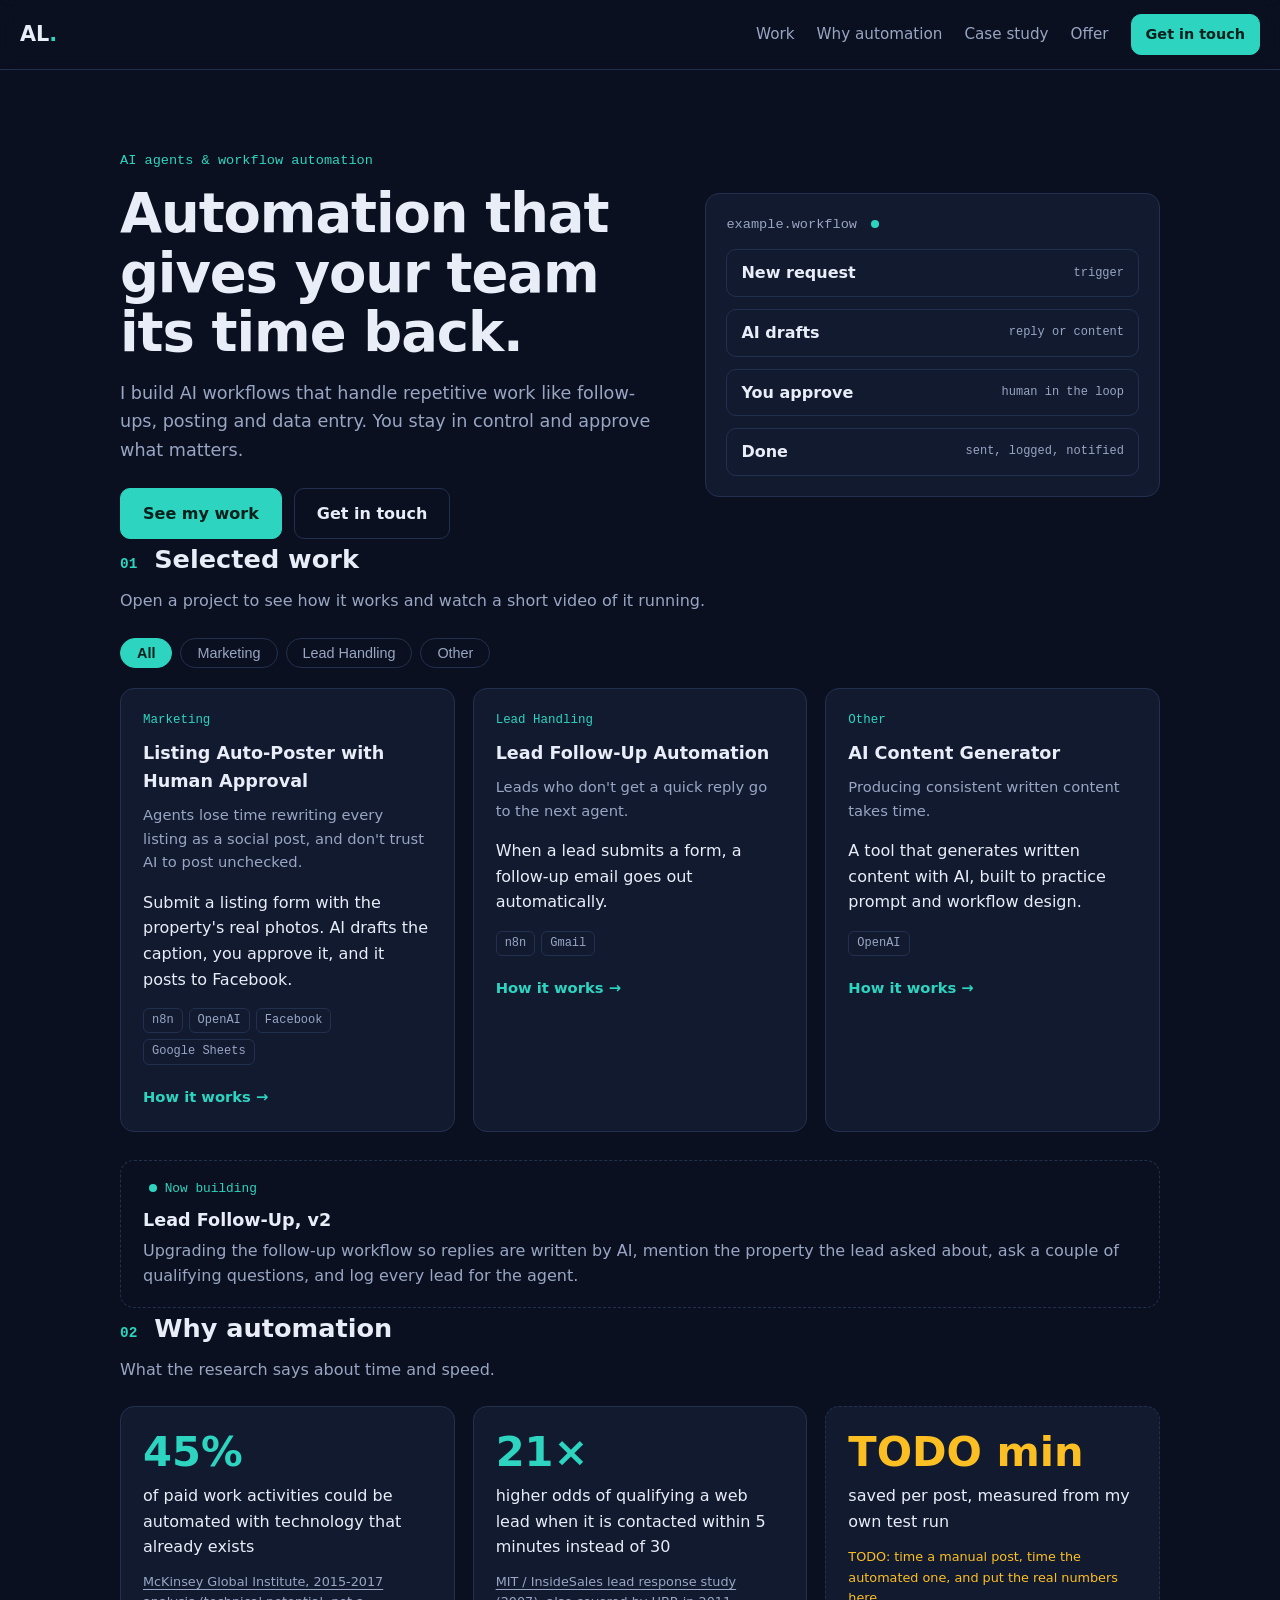
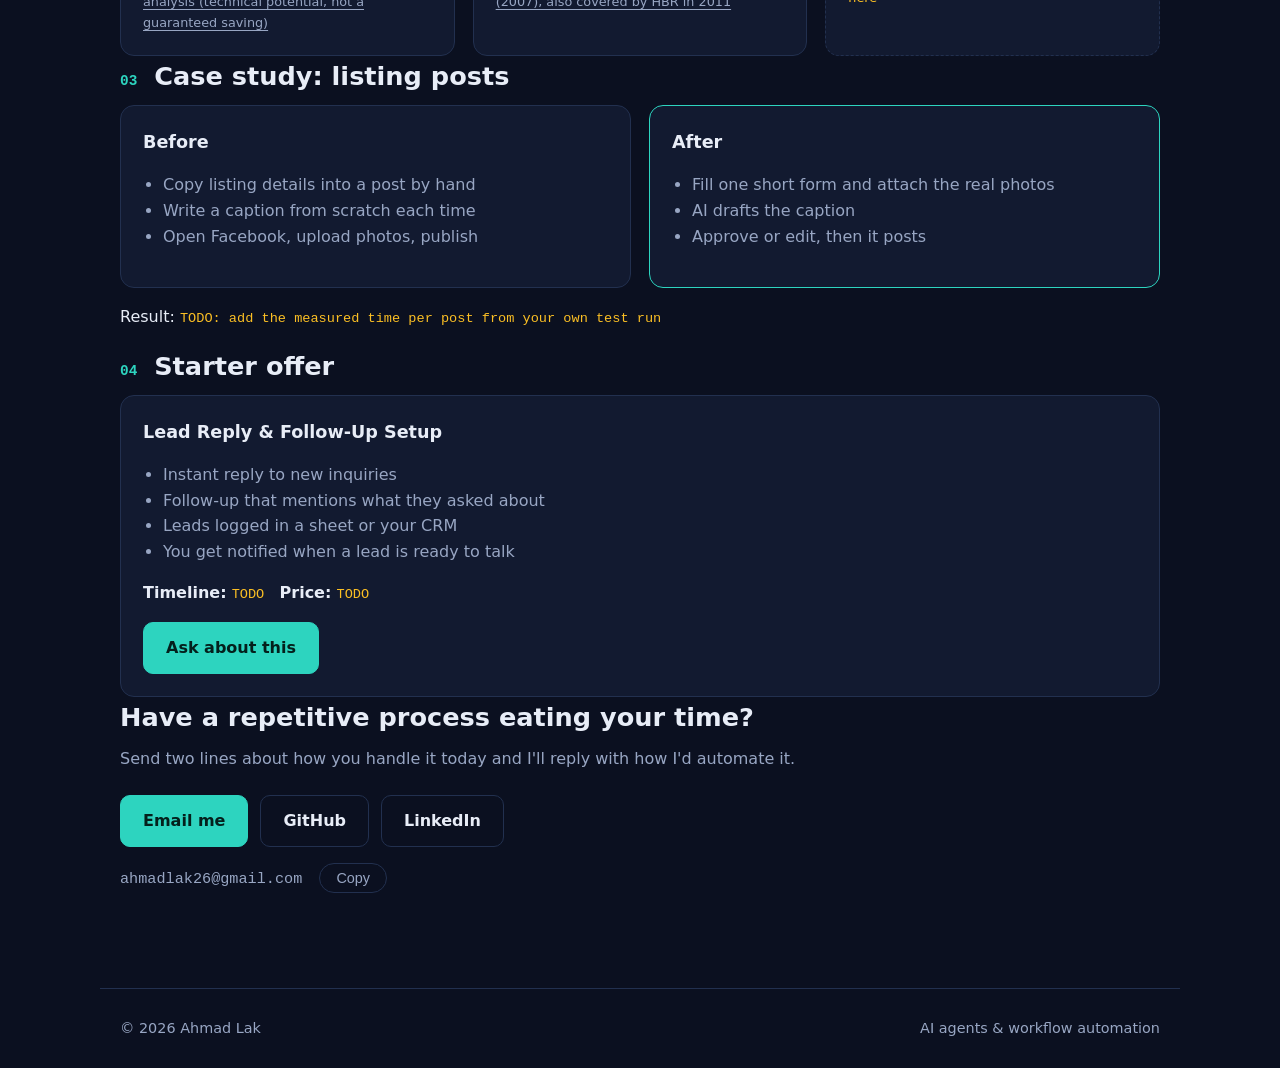
<file: index.html>
<!doctype html>
<html lang="en">
<head>
  <meta charset="utf-8">
  <meta name="viewport" content="width=device-width, initial-scale=1">
  <title>Ahmad Lak | AI Automation</title>
  <meta name="description" content="AI agents and workflow automation that take repetitive work off your plate, with you approving what matters.">
  <meta name="theme-color" content="#0b1020">
  <link rel="stylesheet" href="style.css">
</head>
<body>
  <header class="nav">
    <a class="logo" href="index.html#top">AL<span>.</span></a>
    <button class="menu-btn" id="menuBtn" aria-label="Menu" aria-expanded="false">Menu</button>
    <nav id="navLinks">
      <a href="index.html#work">Work</a>
      <a href="index.html#why">Why automation</a>
      <a href="index.html#case">Case study</a>
      <a href="index.html#offer">Offer</a>
      <a href="index.html#contact" class="btn small">Get in touch</a>
    </nav>
  </header>

  <main id="top">
    <!-- HERO -->
    <section class="hero wrap">
      <div class="hero-text">
        <p class="eyebrow">AI agents &amp; workflow automation</p>
        <h1>Automation that gives your team its time back.</h1>
        <p class="lead">I build AI workflows that handle repetitive work like follow-ups, posting and data entry. You stay in control and approve what matters.</p>
        <div class="cta">
          <a class="btn" href="#work">See my work</a>
          <a class="btn ghost" href="#contact">Get in touch</a>
        </div>
      </div>
      <div class="flow" aria-label="Example workflow">
        <p class="flow-title">example.workflow <span class="dot"></span></p>
        <ol>
          <li><b>New request</b><small>trigger</small></li>
          <li><b>AI drafts</b><small>reply or content</small></li>
          <li><b>You approve</b><small>human in the loop</small></li>
          <li><b>Done</b><small>sent, logged, notified</small></li>
        </ol>
      </div>
    </section>

    <!-- WORK -->
    <section id="work" class="wrap">
      <h2><span class="num">01</span> Selected work</h2>
      <p class="sub">Open a project to see how it works and watch a short video of it running.</p>
      <div class="tabs" id="tabs" role="tablist"></div>
      <div class="grid" id="projects"></div>

      <div class="now">
        <p class="now-label"><span class="dot"></span> Now building</p>
        <h3 id="nowTitle"></h3>
        <p id="nowDesc"></p>
      </div>
    </section>

    <!-- WHY AUTOMATION -->
    <section id="why" class="wrap">
      <h2><span class="num">02</span> Why automation</h2>
      <p class="sub">What the research says about time and speed.</p>
      <div class="stats" id="stats"></div>
    </section>

    <!-- CASE STUDY -->
    <section id="case" class="wrap">
      <h2><span class="num">03</span> Case study: listing posts</h2>
      <div class="ba">
        <div class="card">
          <h3>Before</h3>
          <ul>
            <li>Copy listing details into a post by hand</li>
            <li>Write a caption from scratch each time</li>
            <li>Open Facebook, upload photos, publish</li>
          </ul>
        </div>
        <div class="card accent">
          <h3>After</h3>
          <ul>
            <li>Fill one short form and attach the real photos</li>
            <li>AI drafts the caption</li>
            <li>Approve or edit, then it posts</li>
          </ul>
        </div>
      </div>
      <p class="result">Result: <span class="todo">TODO: add the measured time per post from your own test run</span></p>
    </section>

    <!-- OFFER -->
    <section id="offer" class="wrap">
      <h2><span class="num">04</span> Starter offer</h2>
      <div class="card offer">
        <h3>Lead Reply &amp; Follow-Up Setup</h3>
        <ul>
          <li>Instant reply to new inquiries</li>
          <li>Follow-up that mentions what they asked about</li>
          <li>Leads logged in a sheet or your CRM</li>
          <li>You get notified when a lead is ready to talk</li>
        </ul>
        <p class="meta"><b>Timeline:</b> <span class="todo">TODO</span> &nbsp; <b>Price:</b> <span class="todo">TODO</span></p>
        <a class="btn" href="#contact">Ask about this</a>
      </div>
    </section>

    <!-- CONTACT -->
    <section id="contact" class="wrap contact">
      <h2>Have a repetitive process eating your time?</h2>
      <p class="sub">Send two lines about how you handle it today and I'll reply with how I'd automate it.</p>
      <div class="cta">
        <a class="btn" id="emailBtn" href="#">Email me</a>
        <a class="btn ghost" id="ghBtn" href="#" target="_blank" rel="noopener">GitHub</a>
        <a class="btn ghost" id="liBtn" href="#" target="_blank" rel="noopener" hidden>LinkedIn</a>
      </div>
      <p class="email-line"><span id="emailText"></span> <button class="tab" id="copyBtn" type="button">Copy</button></p>
    </section>
  </main>

  <footer class="wrap foot">
    <span>&copy; <span id="year"></span> Ahmad Lak</span>
    <span>AI agents &amp; workflow automation</span>
  </footer>

  <script src="projects.js"></script>
  <script src="script.js"></script>
</body>
</html>
</file>
<file: style.css>
:root {
  --bg: #0b1020;
  --panel: #121a30;
  --line: #22304f;
  --text: #e8edf7;
  --muted: #98a6c3;
  --accent: #2dd4bf;
  --accent-ink: #04201c;
  --warn: #fbbf24;
  --radius: 14px;
  --mono: ui-monospace, SFMono-Regular, Menlo, Consolas, monospace;
}
* { box-sizing: border-box; }
html { scroll-behavior: smooth; scroll-padding-top: 76px; }
body {
  margin: 0; background: var(--bg); color: var(--text);
  font: 16px/1.6 system-ui, -apple-system, "Segoe UI", Roboto, sans-serif;
}
a { color: inherit; text-decoration: none; }
.wrap { max-width: 1080px; margin: 0 auto; padding: 0 20px; }
section { padding: 72px 0 8px; }
h1 { font-size: clamp(2rem, 5vw, 3.4rem); line-height: 1.1; margin: 0 0 16px; letter-spacing: -0.02em; }
h2 { font-size: 1.6rem; margin: 0 0 8px; }
h3 { margin: 0 0 8px; font-size: 1.1rem; }
.num { font-family: var(--mono); color: var(--accent); font-size: 0.9rem; margin-right: 8px; }
.sub { color: var(--muted); margin: 0 0 24px; }
.todo { color: var(--warn); font-family: var(--mono); font-size: 0.85em; }

/* nav */
.nav {
  position: sticky; top: 0; z-index: 10; display: flex; align-items: center; justify-content: space-between;
  padding: 14px 20px; background: rgba(11,16,32,0.88); backdrop-filter: blur(8px); border-bottom: 1px solid var(--line);
}
.logo { font-weight: 800; font-size: 1.3rem; }
.logo span { color: var(--accent); }
.nav nav { display: flex; align-items: center; gap: 22px; }
.nav nav a { color: var(--muted); font-size: 0.95rem; }
.nav nav a:hover { color: var(--text); }
.menu-btn { display: none; background: none; color: var(--text); border: 1px solid var(--line); border-radius: 8px; padding: 6px 12px; }

/* buttons */
.btn {
  display: inline-block; background: var(--accent); color: var(--accent-ink); font-weight: 700;
  padding: 12px 22px; border-radius: 10px; border: 1px solid var(--accent); cursor: pointer;
}
.btn:hover { filter: brightness(1.08); }
.btn.ghost { background: transparent; color: var(--text); border-color: var(--line); }
.btn.ghost:hover { border-color: var(--accent); }
.btn.small { padding: 8px 14px; font-size: 0.9rem; color: var(--accent-ink) !important; }
.cta { display: flex; flex-wrap: wrap; gap: 12px; }

/* hero */
.hero { display: grid; grid-template-columns: 1.2fr 1fr; gap: 40px; align-items: center; padding-top: 80px; }
.eyebrow { font-family: var(--mono); color: var(--accent); font-size: 0.85rem; margin: 0 0 12px; }
.lead { color: var(--muted); font-size: 1.1rem; margin: 0 0 24px; max-width: 52ch; }

/* workflow card */
.flow { background: var(--panel); border: 1px solid var(--line); border-radius: var(--radius); padding: 20px; }
.flow-title { font-family: var(--mono); font-size: 0.85rem; color: var(--muted); margin: 0 0 14px; }
.dot { display: inline-block; width: 8px; height: 8px; border-radius: 50%; background: var(--accent); margin-left: 6px; animation: pulse 1.6s infinite; }
.flow ol { list-style: none; margin: 0; padding: 0; display: grid; gap: 12px; position: relative; }
.flow li {
  border: 1px solid var(--line); border-radius: 10px; padding: 10px 14px; display: flex; justify-content: space-between; align-items: center;
  animation: step 8s infinite;
}
.flow li small { color: var(--muted); font-family: var(--mono); font-size: 0.75rem; }
.flow li:nth-child(1) { animation-delay: 0s; }
.flow li:nth-child(2) { animation-delay: 2s; }
.flow li:nth-child(3) { animation-delay: 4s; }
.flow li:nth-child(4) { animation-delay: 6s; }
@keyframes step {
  0%, 24% { border-color: var(--accent); box-shadow: 0 0 0 1px var(--accent) inset; }
  25%, 100% { border-color: var(--line); box-shadow: none; }
}
@keyframes pulse { 50% { opacity: 0.3; } }

/* tabs + cards */
.tabs { display: flex; flex-wrap: wrap; gap: 8px; margin-bottom: 20px; }
.tab {
  background: transparent; color: var(--muted); border: 1px solid var(--line); border-radius: 999px;
  padding: 6px 16px; cursor: pointer; font-size: 0.9rem;
}
.tab.active { color: var(--accent-ink); background: var(--accent); border-color: var(--accent); font-weight: 600; }
.grid { display: grid; grid-template-columns: repeat(auto-fill, minmax(300px, 1fr)); gap: 18px; }
.card {
  background: var(--panel); border: 1px solid var(--line); border-radius: var(--radius); padding: 22px;
}
.card.accent { border-color: var(--accent); }
.proj .cat { font-family: var(--mono); font-size: 0.78rem; color: var(--accent); display: flex; justify-content: space-between; margin-bottom: 8px; }
.proj .badge { color: var(--muted); border: 1px solid var(--line); border-radius: 999px; padding: 0 8px; }
.proj .problem { color: var(--muted); font-size: 0.92rem; margin: 0 0 10px; }
.proj .tags { display: flex; flex-wrap: wrap; gap: 6px; margin: 14px 0; }
.tag { font-family: var(--mono); font-size: 0.75rem; border: 1px solid var(--line); border-radius: 6px; padding: 2px 8px; color: var(--muted); }
.proj details { margin-top: 10px; border-top: 1px solid var(--line); padding-top: 10px; }
.proj summary { cursor: pointer; color: var(--accent); font-size: 0.9rem; }
.proj ol { padding-left: 20px; color: var(--muted); font-size: 0.92rem; }
.proj .next { color: var(--warn); font-size: 0.85rem; }
.links { display: flex; gap: 14px; margin-top: 12px; font-size: 0.9rem; }
.links a { color: var(--accent); }

.now { margin-top: 28px; border: 1px dashed var(--line); border-radius: var(--radius); padding: 18px 22px; }
.now ul { margin: 0; padding-left: 20px; color: var(--muted); }

/* video */
.video { aspect-ratio: 16 / 9; border: 1px solid var(--line); border-radius: var(--radius); overflow: hidden; background: var(--panel); display: grid; place-items: center; color: var(--muted); text-align: center; }
.video iframe { width: 100%; height: 100%; border: 0; }

/* stats */
.stats { display: grid; grid-template-columns: repeat(auto-fit, minmax(240px, 1fr)); gap: 18px; }
.stat-value { font-size: 2.6rem; font-weight: 800; color: var(--accent); line-height: 1.1; }
.stat-label { margin: 8px 0 12px; }
.stat-note { display: block; font-size: 0.8rem; color: var(--muted); }
a.stat-note { text-decoration: underline; text-underline-offset: 3px; }
a.stat-note:hover { color: var(--accent); }
.stat.is-todo { border-style: dashed; }
.stat.is-todo .stat-value, .stat.is-todo .stat-note { color: var(--warn); }

/* email line */
.email-line { margin-top: 16px; color: var(--muted); font-family: var(--mono); font-size: 0.95rem; }
.email-line .tab { margin-left: 8px; }

/* now building */
.now-label { font-family: var(--mono); font-size: 0.8rem; color: var(--accent); margin: 0 0 6px; }
.now h3 { margin-bottom: 4px; }
.now p:last-child { color: var(--muted); margin: 0; }

/* cards + project page */
.proj .more { display: inline-block; margin-top: 6px; color: var(--accent); font-weight: 600; font-size: 0.92rem; }
.proj .more:hover { text-decoration: underline; }
.page { padding-top: 40px; padding-bottom: 20px; max-width: 760px; }
.page h2 { margin-top: 32px; font-size: 1.2rem; }
.page .back { color: var(--muted); font-size: 0.9rem; display: inline-block; margin-bottom: 18px; }
.page .back:hover { color: var(--text); }
.page .video { margin: 24px 0 0; }
.steps { padding-left: 20px; color: var(--muted); }
.steps li { margin-bottom: 6px; }

/* before / after, offer */
.ba { display: grid; grid-template-columns: 1fr 1fr; gap: 18px; }
.ba ul, .offer ul { padding-left: 20px; color: var(--muted); }
.result { margin-top: 16px; }
.offer .meta { margin: 16px 0; }

.contact { text-align: left; padding-bottom: 40px; }
.foot { display: flex; justify-content: space-between; padding: 28px 20px; margin-top: 40px; border-top: 1px solid var(--line); color: var(--muted); font-size: 0.9rem; }

/* mobile */
@media (max-width: 820px) {
  .hero { grid-template-columns: 1fr; padding-top: 48px; }
  .ba { grid-template-columns: 1fr; }
  .menu-btn { display: block; }
  .nav nav { display: none; position: absolute; top: 100%; left: 0; right: 0; flex-direction: column; align-items: flex-start; gap: 14px; padding: 16px 20px; background: var(--bg); border-bottom: 1px solid var(--line); }
  .nav nav.open { display: flex; }
}
@media (prefers-reduced-motion: reduce) {
  html { scroll-behavior: auto; }
  .flow li, .dot { animation: none; }
}
</file>
